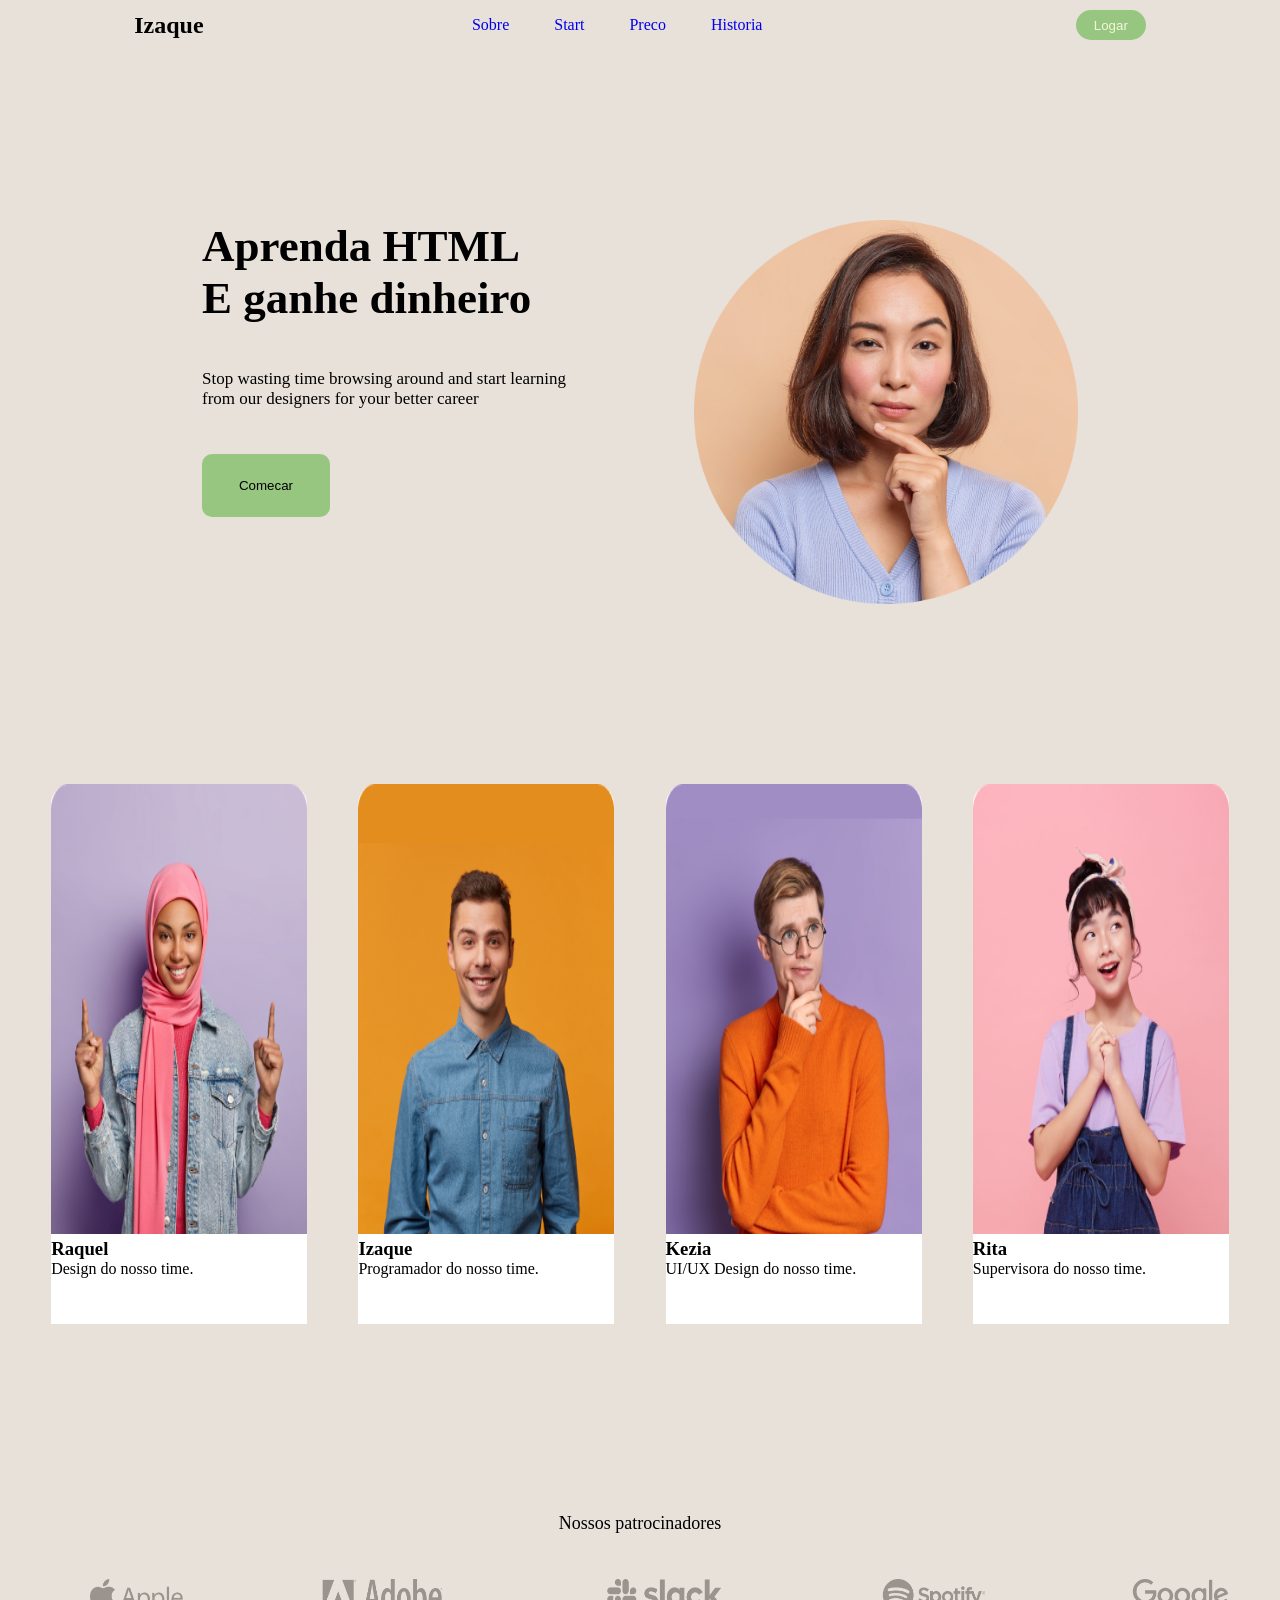
<file: index.html>
<!DOCTYPE html>
<html lang="en">
<head>
    <meta charset="UTF-8">
    <meta http-equiv="X-UA-Compatible" content="IE=edge">
    <meta name="viewport" content="width=device-width, initial-scale=1.0">
    <title>Landing Page</title>
    <link rel="stylesheet" href="stylelandingpage.css">
</head>
<body>
    <header>
        <nav class = "cabecalho">
            <h2>Izaque</h2>
            <ul>
                <li><a href="#">Sobre</a></li>
                <li><a href="#">Start</a></li>
                <li><a href="#">Preco</a></li>
                <li><a href="#">Historia</a></li>
            </ul>
            <button class = "btn_logar">Logar</button>
        </nav>
    </header>

    <main>
        <section class ="section1">
            <div id = "box1">
                <h1>Aprenda HTML<br> E ganhe dinheiro</h1>
                <p>Stop wasting time browsing around and start learning<br>
                    from our designers for your better career</p>
                <button class = "btn_comecar">Comecar</button>
            </div>
            <img class = "imagem_principal"src="Imagens/Img.png" alt="Minha foto">
        </section>

        <section class = "section2">
            <div class = "div2">
                <img id = "imagens_pessoas" src="Imagens/Img2.png" alt="">
                <h3>Raquel</h3>
                <p>Design do nosso time.</p>
            </div>
            <div class = "div2">
                <img id = "imagens_pessoas" src="Imagens/Img3.png" alt="">
                <h3>Izaque</h3>
                <p>Programador do nosso time.</p>
            </div>
            <div class = "div2">
                <img id = "imagens_pessoas" src="Imagens/Img4.png" alt="">
                <h3>Kezia</h3>
                <p>UI/UX Design do nosso time.</p>
            </div>
            <div class = "div2">
                <img id = "imagens_pessoas" src="Imagens/Img5.png" alt="">
                <h3>Rita</h3>
                <p>Supervisora do nosso time.</p>
            </div>
        </section>
    </main>

    <footer id="rodape">
        <p>Nossos patrocinadores</p>
        <ul>
            <li><img id = "logos" src="Imagens/Apple.png" alt=""></li>
            <li><img id = "logos" src="Imagens/Adobe.png" alt=""></li>
            <li><img id = "logos" src="Imagens/Slack.png" alt=""></li>
            <li><img id = "logos" src="Imagens/Spotify.png" alt=""></li>
            <li><img id = "logos" src="Imagens/Google.png" alt=""></li>
        </ul>
        
    </footer>
</body>
</html>
</file>
<file: stylelandingpage.css>
*{
    margin: 0;
    padding: 0;
    box-sizing: border-box;
    text-decoration: none;
}
body{
    background-color: #E8E1DA;
}

/* parte header */

.cabecalho{
    display: flex;
    flex-direction: row;
    justify-content: space-around;
    align-items: center;
    margin-top: 10px;
}
ul{
    display: flex;
    flex-direction: row;
    list-style: none;
}
li{
    margin: 0 5vh 0 0;
}
.btn_logar{
    width: 70px;
    height: 30px;
    border: none;
    background-color: #96C67F;
    border-radius: 20px;
    color: beige;
}

/* parte 1 main */

.section1{
    display: flex;
    justify-content: center;
    margin-top: 20vh;
    font-size: 30px;
}
#box1 > p{
    margin-top: 5vh;
    font-size: 17px;
}

.btn_comecar{
    border-style: none;
    background-color: #96C67F;
    width: 10vw;
    height: 7vh;
    border-radius: 10px;
    margin-top: 5vh;
}

.imagem_principal{
    width: 30%;
    height: 30%;
    margin-left: 10vw;
}

/* parte 2 main */

.section2{
    display: flex;
    flex-direction: row;
    justify-content: space-evenly;
    margin-top:20vh;
}
.div2{
    width: 20vw;
    height: 60vh;
    background-color: white;
    border-radius: 20px 20px 0 0; 
 
}
#imagens_pessoas{
    width: 100%;
    height: 50vh;
}

/* parte footer */

#rodape > p{
    font-size: large;
    text-align: center;
    margin: 21vh 0 0 0;
}
#rodape > ul{
    display: flex;
    justify-content: center;
    margin-top: 5vh;
}
#logos{
    width: 50%;
    height: 90%; 
    margin: 0 0 0 10vh;
}
</file>
